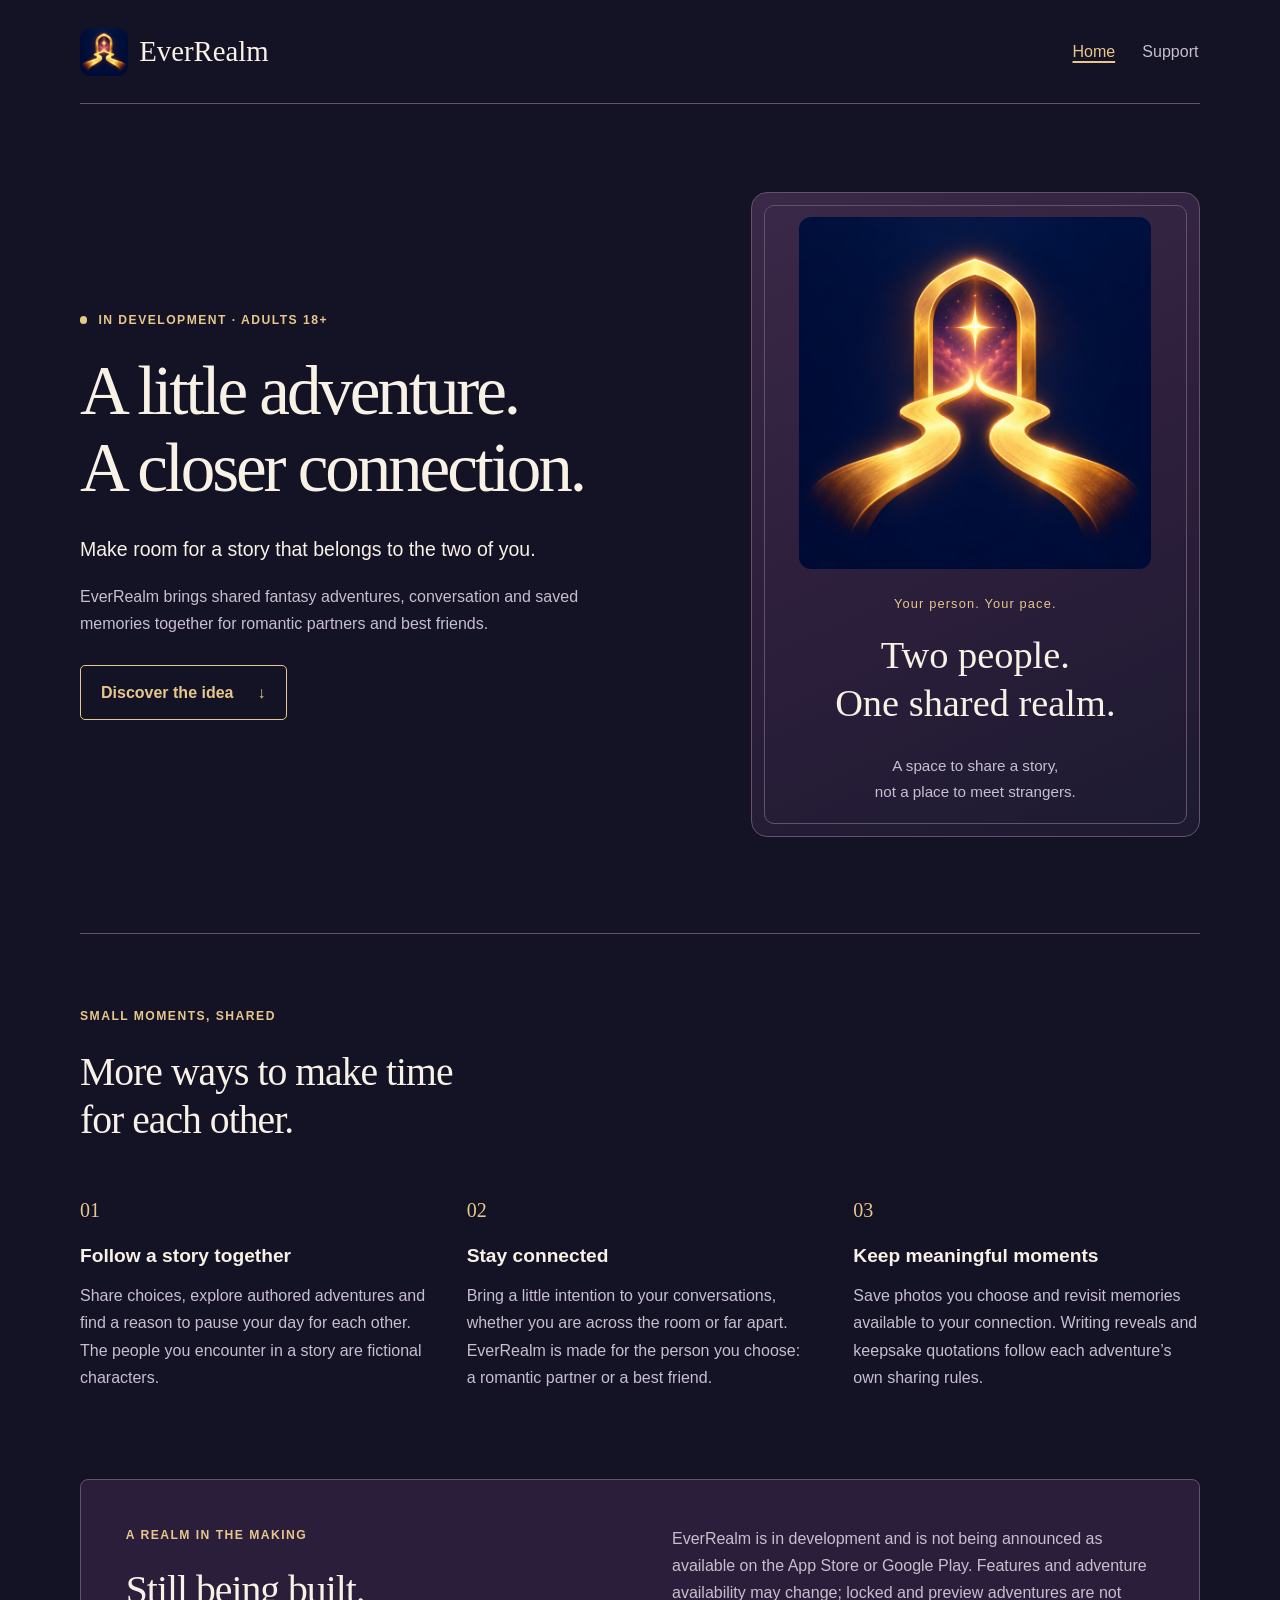
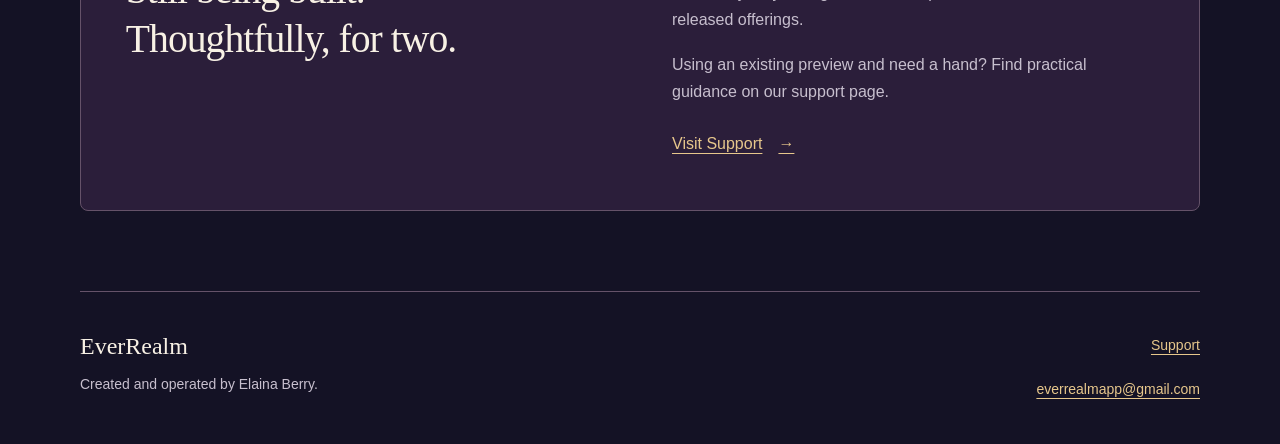
<file: index.html>
<!doctype html>
<html lang="en">
<head>
 
<meta charset="utf-8">
 
<meta name="viewport" content="width=device-width, initial-scale=1">
 
<meta name="description" content="EverRealm is in development: shared fantasy adventures, conversations and memories for adults 18+, whether romantic partners or best friends.">
 
<meta name="theme-color" content="#141225">
 
<title>EverRealm — A shared adventure for two</title>
 
<link rel="icon" type="image/png" href="everrealm-portal.png">
 
<link rel="stylesheet" href="styles.css">
</head>
<body>
 
<a class="skip-link" href="#main">Skip to content</a>
 
<header class="site-header wrap">
 
<a class="wordmark" href="index.html" aria-label="EverRealm home"><img class="brand-icon" src="everrealm-portal.png" alt="" width="48" height="48">EverRealm</a>
 
<nav aria-label="Main navigation">
 
<a href="index.html" aria-current="page">Home</a>
 
<a href="support.html">Support</a>
 
</nav>
 
</header>
 
<main id="main" tabindex="-1">
 
<section class="hero wrap" aria-labelledby="home-title">
 
<div class="hero-copy">
 
<p class="eyebrow"><span class="status-dot" aria-hidden="true"></span> In development · Adults 18+</p>
 
<h1 id="home-title">A little adventure.<br>A closer connection.</h1>
 
<p class="lead">Make room for a story that belongs to the two of you.</p>
 
<p>EverRealm brings shared fantasy adventures, conversation and saved memories together for romantic partners and best friends.</p>
 
<a class="button" href="#together">Discover the idea <span aria-hidden="true">↓</span></a>
 
</div>
 
<div class="realm-panel">
 
<img class="portal-hero" src="everrealm-portal.png" alt="Two golden paths leading into a glowing arched portal beneath a star" width="768" height="768">
 
<p class="panel-kicker">Your person. Your pace.</p>
 
<p class="panel-title">Two people.<br>One shared realm.</p>
 
<p class="panel-note">A space to share a story,<br>not a place to meet strangers.</p>
 
</div>
 
</section>
 
<section class="section wrap" id="together" aria-labelledby="together-title">
 
<div class="section-intro">
 
<p class="eyebrow">Small moments, shared</p>
 
<h2 id="together-title">More ways to make time<br>for each other.</h2>
 
</div>
 
<div class="features">
 
<article class="feature"><span class="feature-number" aria-hidden="true">01</span><h3>Follow a story together</h3><p>Share choices, explore authored adventures and find a reason to pause your day for each other. The people you encounter in a story are fictional characters.</p></article>
 
<article class="feature"><span class="feature-number" aria-hidden="true">02</span><h3>Stay connected</h3><p>Bring a little intention to your conversations, whether you are across the room or far apart. EverRealm is made for the person you choose: a romantic partner or a best friend.</p></article>
 
<article class="feature"><span class="feature-number" aria-hidden="true">03</span><h3>Keep meaningful moments</h3><p>Save photos you choose and revisit memories available to your connection. Writing reveals and keepsake quotations follow each adventure’s own sharing rules.</p></article>
 
</div>
 
</section>
 
<section class="development wrap" aria-labelledby="development-title">
 
<div><p class="eyebrow">A realm in the making</p><h2 id="development-title">Still being built.<br>Thoughtfully, for two.</h2></div>
 
<div><p>EverRealm is in development and is not being announced as available on the App Store or Google Play. Features and adventure availability may change; locked and preview adventures are not released offerings.</p><p>Using an existing preview and need a hand? Find practical guidance on our support page.</p><a class="text-link" href="support.html">Visit Support <span aria-hidden="true">→</span></a></div>
 
</section>
 
</main>
 
<footer class="site-footer wrap"><div><a class="footer-brand" href="index.html">EverRealm</a><p>Created and operated by Elaina Berry.</p></div><div><a href="support.html">Support</a><a href="mailto:everrealmapp@gmail.com">everrealmapp@gmail.com</a></div></footer>
</body>
</html>
</file>
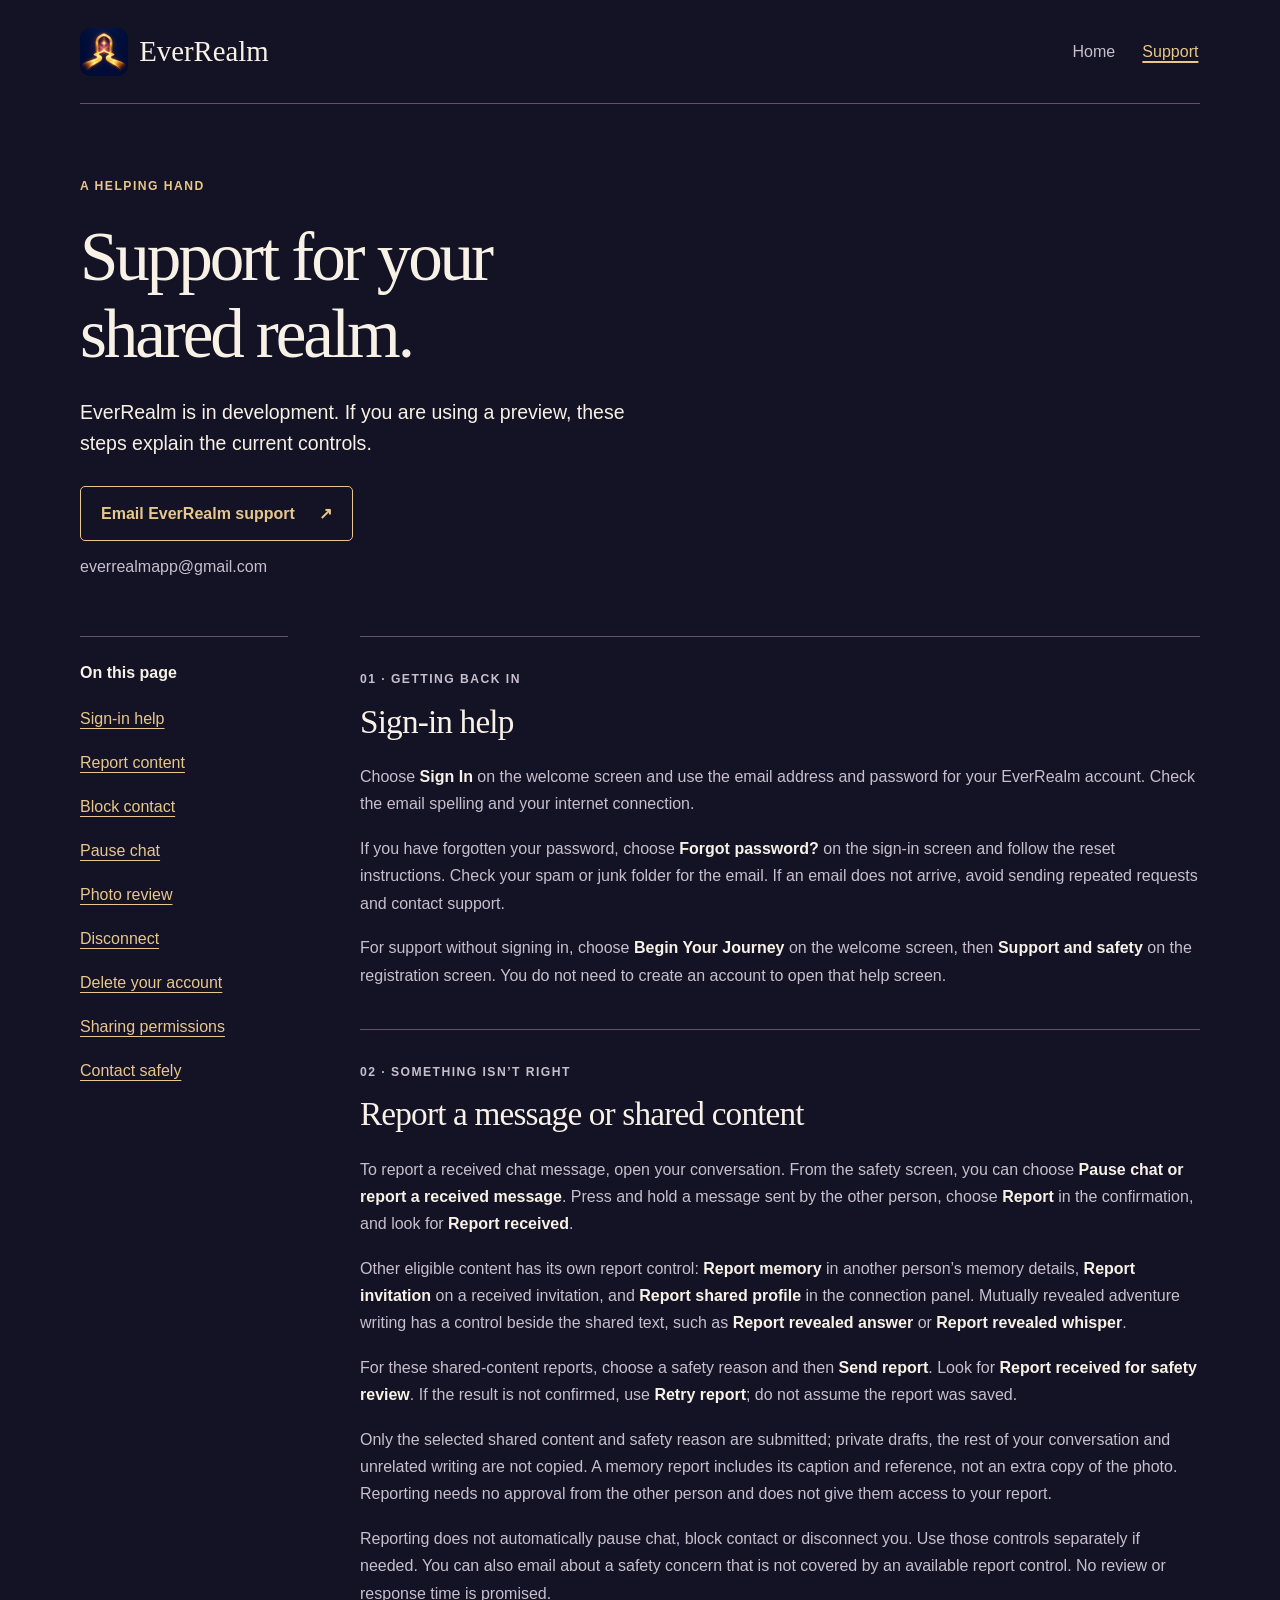
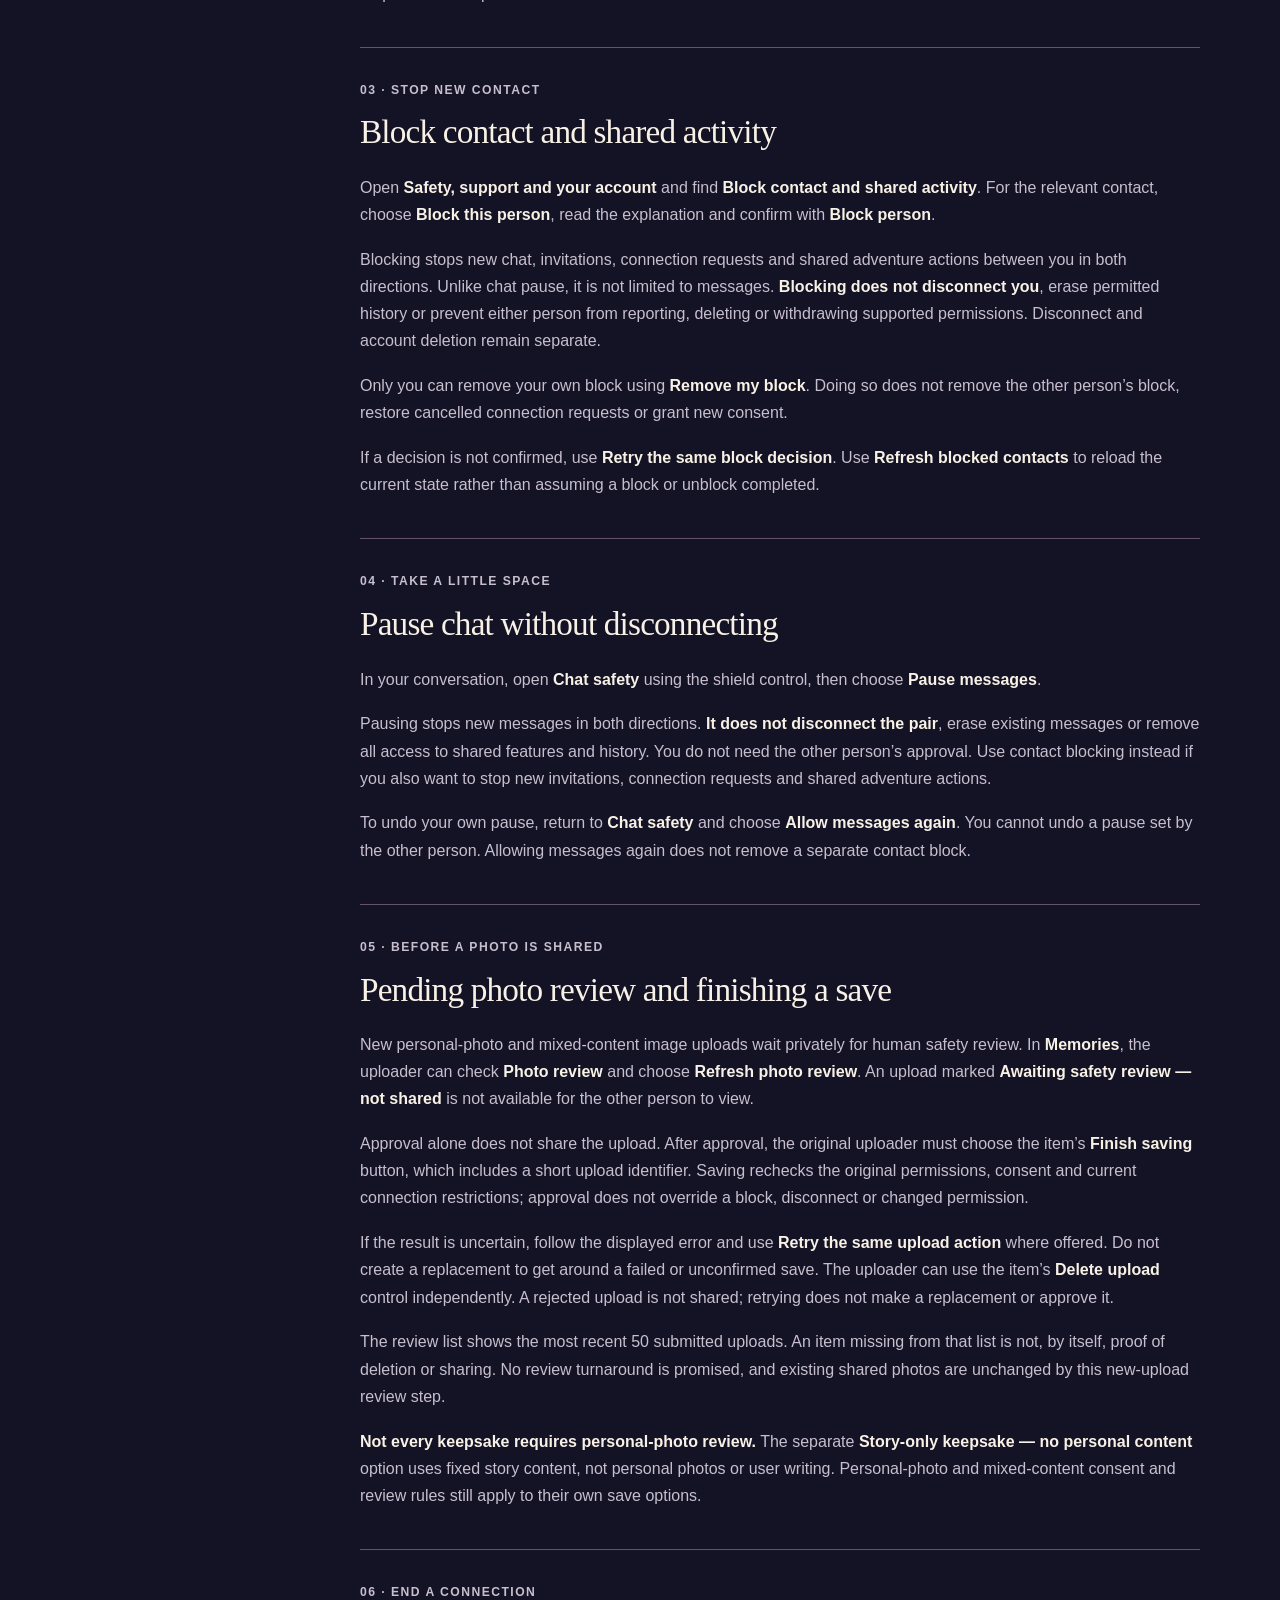
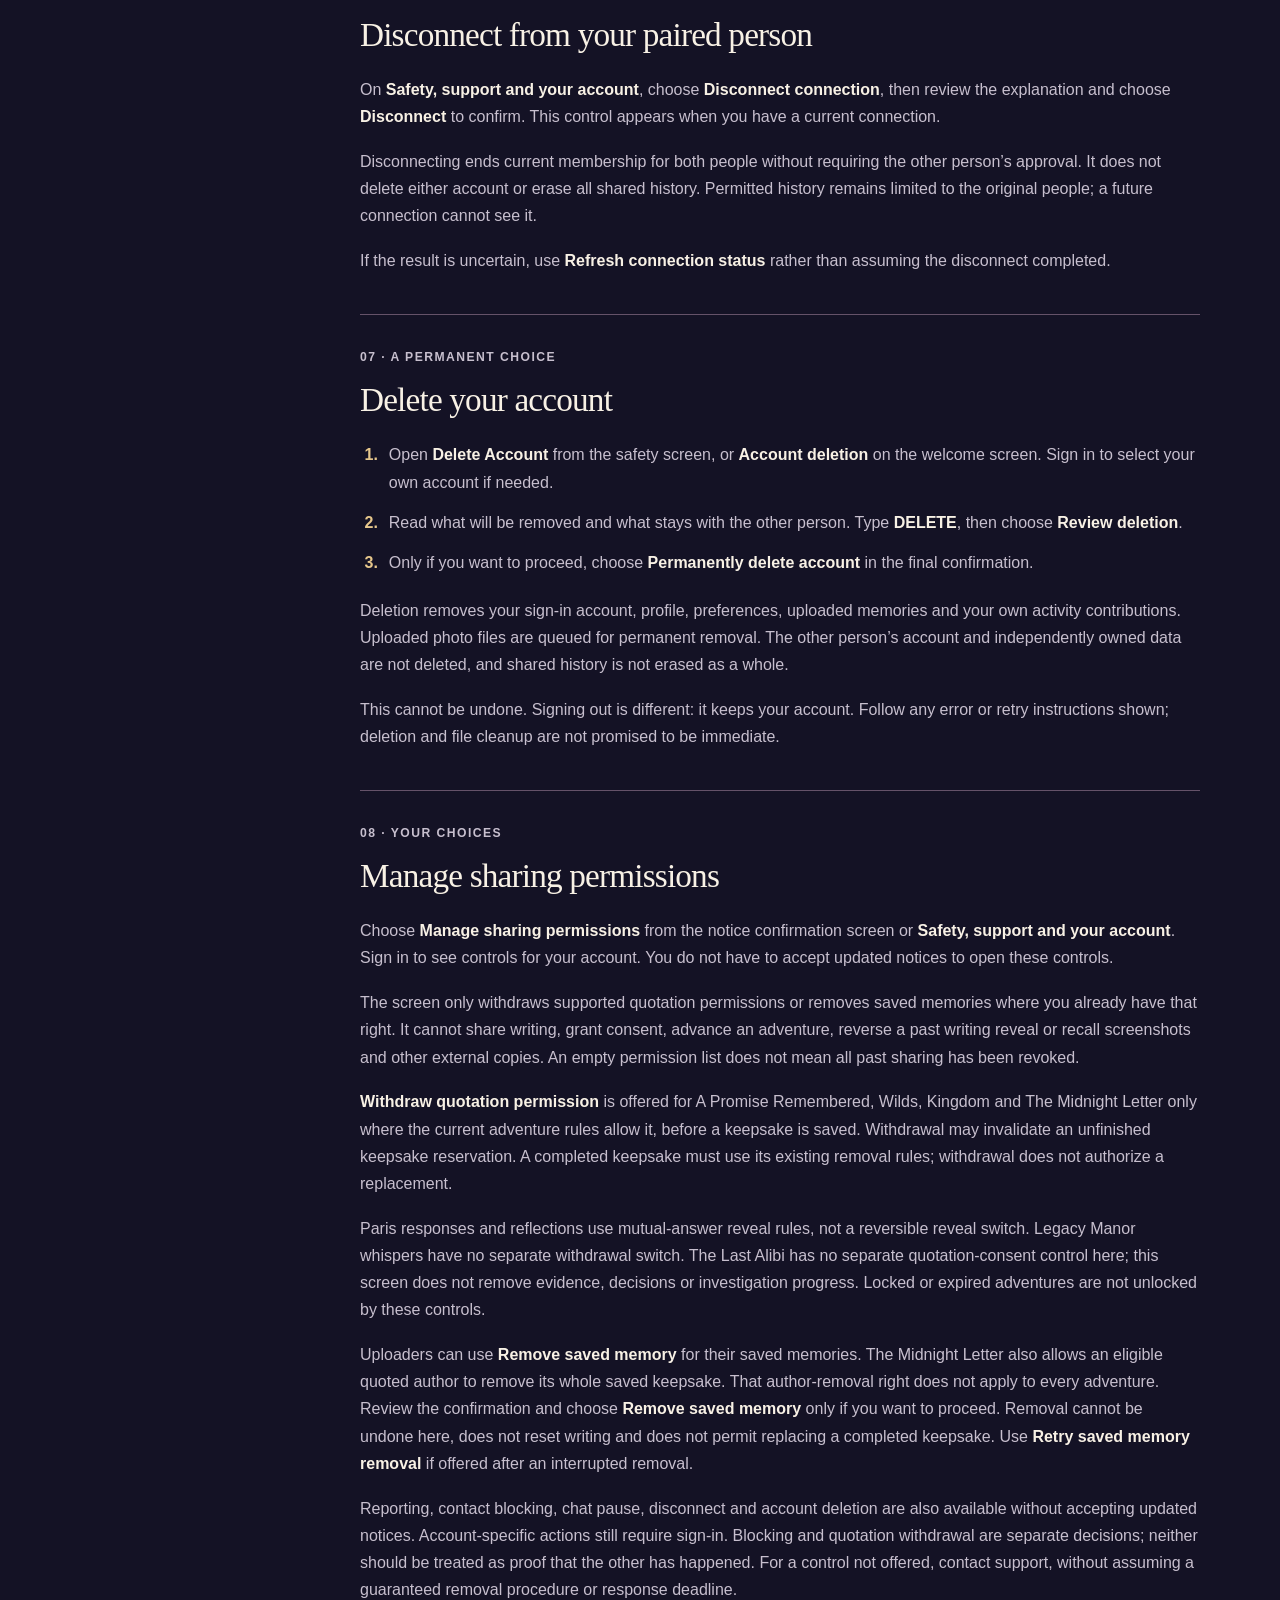
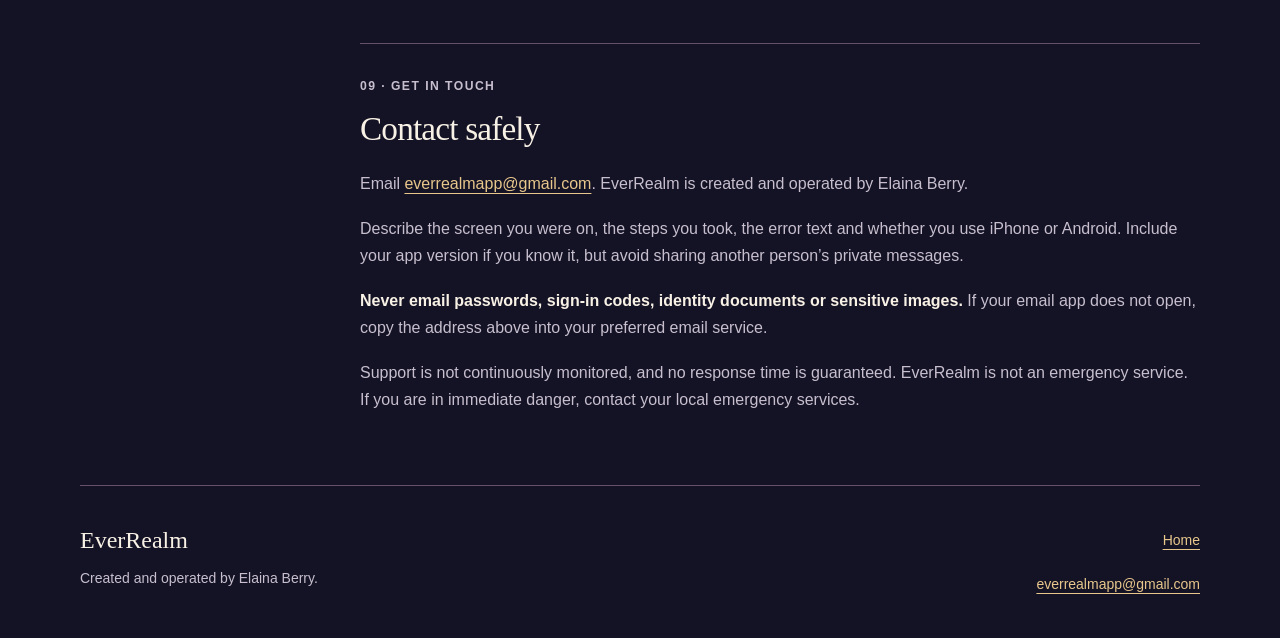
<file: support.html>
<!doctype html>
<html lang="en">
<head>
 
<meta charset="utf-8">
 
<meta name="viewport" content="width=device-width, initial-scale=1">
 
<meta name="description" content="Help with EverRealm sign-in, reporting, contact blocking, chat pause, photo review, sharing permissions and account deletion. Contact everrealmapp@gmail.com.">
 
<meta name="theme-color" content="#141225">
 
<title>Support — EverRealm</title>
 
<link rel="icon" type="image/png" href="everrealm-portal.png">
 
<link rel="stylesheet" href="styles.css">
</head>
<body>
 
<a class="skip-link" href="#main">Skip to content</a>
 
<header class="site-header wrap">
 
<a class="wordmark" href="index.html" aria-label="EverRealm home"><img class="brand-icon" src="everrealm-portal.png" alt="" width="48" height="48">EverRealm</a>
 
<nav aria-label="Main navigation"><a href="index.html">Home</a><a href="support.html" aria-current="page">Support</a></nav>
 
</header>
 
<main id="main" tabindex="-1" class="wrap">
 
<section class="support-intro" aria-labelledby="support-title">
 
<p class="eyebrow">A helping hand</p>
 
<h1 id="support-title">Support for your<br>shared realm.</h1>
 
<p class="lead">EverRealm is in development. If you are using a preview, these steps explain the current controls.</p>
 
<a class="button" href="mailto:everrealmapp@gmail.com">Email EverRealm support <span aria-hidden="true">↗</span></a>
 
<p class="contact-address">everrealmapp@gmail.com</p>
 
</section>
 
<div class="help-layout">
 
<aside class="help-index" aria-labelledby="help-index-title"><h2 id="help-index-title">On this page</h2><nav aria-label="Support topics"><a href="#sign-in">Sign-in help</a><a href="#report">Report content</a><a href="#block">Block contact</a><a href="#pause">Pause chat</a><a href="#photo-review">Photo review</a><a href="#disconnect">Disconnect</a><a href="#delete-account">Delete your account</a><a href="#sharing">Sharing permissions</a><a href="#contact">Contact safely</a></nav></aside>
 
<div class="help-content">
 
<section class="help-topic" id="sign-in" aria-labelledby="sign-in-title"><p class="eyebrow">01 · Getting back in</p><h2 id="sign-in-title">Sign-in help</h2><p>Choose <strong>Sign In</strong> on the welcome screen and use the email address and password for your EverRealm account. Check the email spelling and your internet connection.</p><p>If you have forgotten your password, choose <strong>Forgot password?</strong> on the sign-in screen and follow the reset instructions. Check your spam or junk folder for the email. If an email does not arrive, avoid sending repeated requests and contact support.</p><p>For support without signing in, choose <strong>Begin Your Journey</strong> on the welcome screen, then <strong>Support and safety</strong> on the registration screen. You do not need to create an account to open that help screen.</p></section>
 
<section class="help-topic" id="report" aria-labelledby="report-title"><p class="eyebrow">02 · Something isn’t right</p><h2 id="report-title">Report a message or shared content</h2><p>To report a received chat message, open your conversation. From the safety screen, you can choose <strong>Pause chat or report a received message</strong>. Press and hold a message sent by the other person, choose <strong>Report</strong> in the confirmation, and look for <strong>Report received</strong>.</p><p>Other eligible content has its own report control: <strong>Report memory</strong> in another person’s memory details, <strong>Report invitation</strong> on a received invitation, and <strong>Report shared profile</strong> in the connection panel. Mutually revealed adventure writing has a control beside the shared text, such as <strong>Report revealed answer</strong> or <strong>Report revealed whisper</strong>.</p><p>For these shared-content reports, choose a safety reason and then <strong>Send report</strong>. Look for <strong>Report received for safety review</strong>. If the result is not confirmed, use <strong>Retry report</strong>; do not assume the report was saved.</p><p>Only the selected shared content and safety reason are submitted; private drafts, the rest of your conversation and unrelated writing are not copied. A memory report includes its caption and reference, not an extra copy of the photo. Reporting needs no approval from the other person and does not give them access to your report.</p><p>Reporting does not automatically pause chat, block contact or disconnect you. Use those controls separately if needed. You can also email about a safety concern that is not covered by an available report control. No review or response time is promised.</p></section>
 
<section class="help-topic" id="block" aria-labelledby="block-title"><p class="eyebrow">03 · Stop new contact</p><h2 id="block-title">Block contact and shared activity</h2><p>Open <strong>Safety, support and your account</strong> and find <strong>Block contact and shared activity</strong>. For the relevant contact, choose <strong>Block this person</strong>, read the explanation and confirm with <strong>Block person</strong>.</p><p>Blocking stops new chat, invitations, connection requests and shared adventure actions between you in both directions. Unlike chat pause, it is not limited to messages. <strong>Blocking does not disconnect you</strong>, erase permitted history or prevent either person from reporting, deleting or withdrawing supported permissions. Disconnect and account deletion remain separate.</p><p>Only you can remove your own block using <strong>Remove my block</strong>. Doing so does not remove the other person’s block, restore cancelled connection requests or grant new consent.</p><p>If a decision is not confirmed, use <strong>Retry the same block decision</strong>. Use <strong>Refresh blocked contacts</strong> to reload the current state rather than assuming a block or unblock completed.</p></section>
 
<section class="help-topic" id="pause" aria-labelledby="pause-title"><p class="eyebrow">04 · Take a little space</p><h2 id="pause-title">Pause chat without disconnecting</h2><p>In your conversation, open <strong>Chat safety</strong> using the shield control, then choose <strong>Pause messages</strong>.</p><p>Pausing stops new messages in both directions. <strong>It does not disconnect the pair</strong>, erase existing messages or remove all access to shared features and history. You do not need the other person’s approval. Use contact blocking instead if you also want to stop new invitations, connection requests and shared adventure actions.</p><p>To undo your own pause, return to <strong>Chat safety</strong> and choose <strong>Allow messages again</strong>. You cannot undo a pause set by the other person. Allowing messages again does not remove a separate contact block.</p></section>
 
<section class="help-topic" id="photo-review" aria-labelledby="photo-review-title"><p class="eyebrow">05 · Before a photo is shared</p><h2 id="photo-review-title">Pending photo review and finishing a save</h2><p>New personal-photo and mixed-content image uploads wait privately for human safety review. In <strong>Memories</strong>, the uploader can check <strong>Photo review</strong> and choose <strong>Refresh photo review</strong>. An upload marked <strong>Awaiting safety review — not shared</strong> is not available for the other person to view.</p><p>Approval alone does not share the upload. After approval, the original uploader must choose the item’s <strong>Finish saving</strong> button, which includes a short upload identifier. Saving rechecks the original permissions, consent and current connection restrictions; approval does not override a block, disconnect or changed permission.</p><p>If the result is uncertain, follow the displayed error and use <strong>Retry the same upload action</strong> where offered. Do not create a replacement to get around a failed or unconfirmed save. The uploader can use the item’s <strong>Delete upload</strong> control independently. A rejected upload is not shared; retrying does not make a replacement or approve it.</p><p>The review list shows the most recent 50 submitted uploads. An item missing from that list is not, by itself, proof of deletion or sharing. No review turnaround is promised, and existing shared photos are unchanged by this new-upload review step.</p><p><strong>Not every keepsake requires personal-photo review.</strong> The separate <strong>Story-only keepsake — no personal content</strong> option uses fixed story content, not personal photos or user writing. Personal-photo and mixed-content consent and review rules still apply to their own save options.</p></section>
 
<section class="help-topic" id="disconnect" aria-labelledby="disconnect-title"><p class="eyebrow">06 · End a connection</p><h2 id="disconnect-title">Disconnect from your paired person</h2><p>On <strong>Safety, support and your account</strong>, choose <strong>Disconnect connection</strong>, then review the explanation and choose <strong>Disconnect</strong> to confirm. This control appears when you have a current connection.</p><p>Disconnecting ends current membership for both people without requiring the other person’s approval. It does not delete either account or erase all shared history. Permitted history remains limited to the original people; a future connection cannot see it.</p><p>If the result is uncertain, use <strong>Refresh connection status</strong> rather than assuming the disconnect completed.</p></section>
 
<section class="help-topic" id="delete-account" aria-labelledby="delete-title"><p class="eyebrow">07 · A permanent choice</p><h2 id="delete-title">Delete your account</h2><ol><li>Open <strong>Delete Account</strong> from the safety screen, or <strong>Account deletion</strong> on the welcome screen. Sign in to select your own account if needed.</li><li>Read what will be removed and what stays with the other person. Type <strong>DELETE</strong>, then choose <strong>Review deletion</strong>.</li><li>Only if you want to proceed, choose <strong>Permanently delete account</strong> in the final confirmation.</li></ol><p>Deletion removes your sign-in account, profile, preferences, uploaded memories and your own activity contributions. Uploaded photo files are queued for permanent removal. The other person’s account and independently owned data are not deleted, and shared history is not erased as a whole.</p><p>This cannot be undone. Signing out is different: it keeps your account. Follow any error or retry instructions shown; deletion and file cleanup are not promised to be immediate.</p></section>
 
<section class="help-topic" id="sharing" aria-labelledby="sharing-title"><p class="eyebrow">08 · Your choices</p><h2 id="sharing-title">Manage sharing permissions</h2><p>Choose <strong>Manage sharing permissions</strong> from the notice confirmation screen or <strong>Safety, support and your account</strong>. Sign in to see controls for your account. You do not have to accept updated notices to open these controls.</p><p>The screen only withdraws supported quotation permissions or removes saved memories where you already have that right. It cannot share writing, grant consent, advance an adventure, reverse a past writing reveal or recall screenshots and other external copies. An empty permission list does not mean all past sharing has been revoked.</p><p><strong>Withdraw quotation permission</strong> is offered for A Promise Remembered, Wilds, Kingdom and The Midnight Letter only where the current adventure rules allow it, before a keepsake is saved. Withdrawal may invalidate an unfinished keepsake reservation. A completed keepsake must use its existing removal rules; withdrawal does not authorize a replacement.</p><p>Paris responses and reflections use mutual-answer reveal rules, not a reversible reveal switch. Legacy Manor whispers have no separate withdrawal switch. The Last Alibi has no separate quotation-consent control here; this screen does not remove evidence, decisions or investigation progress. Locked or expired adventures are not unlocked by these controls.</p><p>Uploaders can use <strong>Remove saved memory</strong> for their saved memories. The Midnight Letter also allows an eligible quoted author to remove its whole saved keepsake. That author-removal right does not apply to every adventure. Review the confirmation and choose <strong>Remove saved memory</strong> only if you want to proceed. Removal cannot be undone here, does not reset writing and does not permit replacing a completed keepsake. Use <strong>Retry saved memory removal</strong> if offered after an interrupted removal.</p><p>Reporting, contact blocking, chat pause, disconnect and account deletion are also available without accepting updated notices. Account-specific actions still require sign-in. Blocking and quotation withdrawal are separate decisions; neither should be treated as proof that the other has happened. For a control not offered, contact support, without assuming a guaranteed removal procedure or response deadline.</p></section>
 
<section class="help-topic contact-topic" id="contact" aria-labelledby="contact-title"><p class="eyebrow">09 · Get in touch</p><h2 id="contact-title">Contact safely</h2><p>Email <a href="mailto:everrealmapp@gmail.com">everrealmapp@gmail.com</a>. EverRealm is created and operated by Elaina Berry.</p><p>Describe the screen you were on, the steps you took, the error text and whether you use iPhone or Android. Include your app version if you know it, but avoid sharing another person’s private messages.</p><p><strong>Never email passwords, sign-in codes, identity documents or sensitive images.</strong> If your email app does not open, copy the address above into your preferred email service.</p><p>Support is not continuously monitored, and no response time is guaranteed. EverRealm is not an emergency service. If you are in immediate danger, contact your local emergency services.</p></section>
 
</div>
 
</div>
 
</main>
 
<footer class="site-footer wrap"><div><a class="footer-brand" href="index.html">EverRealm</a><p>Created and operated by Elaina Berry.</p></div><div><a href="index.html">Home</a><a href="mailto:everrealmapp@gmail.com">everrealmapp@gmail.com</a></div></footer>
</body>
</html>
</file>
<file: styles.css>
:root {
 
color-scheme: dark;
 
--navy: #141225;
 
--plum: #2b1e3a;
 
--ink: #f8f1e5;
 
--muted: #c7bfce;
 
--gold: #e7c78c;
 
--line: #655269;
 
--focus: #ffe4a6;
 
font-family: -apple-system, BlinkMacSystemFont, "Segoe UI", sans-serif;
 
font-size: 100%;
 
line-height: 1.7;
 
background: var(--navy);
 
color: var(--ink);
}
* { box-sizing: border-box; }
body { margin: 0; }
a { color: var(--gold); text-underline-offset: .25em; text-decoration-thickness: 1px; }
a:hover { text-decoration-thickness: 2px; }
a:focus-visible, [tabindex="-1"]:focus-visible { outline: 3px solid var(--focus); outline-offset: 5px; border-radius: 3px; }
::selection { background: var(--gold); color: var(--navy); }
h1, h2, h3, p { margin: 0; }
h1, h2, .wordmark, .footer-brand, .panel-title { font-family: Georgia, "Times New Roman", serif; font-weight: 400; }
h1 { font-size: clamp(2.65rem, 5.4vw, 4.7rem); line-height: 1.12; letter-spacing: -.045em; text-wrap: balance; }
h2 { font-size: clamp(2rem, 3.1vw, 2.8rem); line-height: 1.22; letter-spacing: -.025em; text-wrap: balance; }
h3 { font-size: 1.2rem; line-height: 1.4; font-weight: 600; }
p + p { margin-top: 1.1rem; }
.wrap { width: min(70rem, calc(100% - 4rem)); margin-inline: auto; }
.skip-link { position: absolute; left: 1rem; top: .75rem; transform: translateY(-180%); z-index: 10; padding: .6rem 1rem; color: var(--navy); background: var(--gold); font-weight: 600; }
.skip-link:focus { transform: none; }
.site-header { display: flex; align-items: center; justify-content: space-between; gap: 1.5rem; padding-block: 1.7rem; border-bottom: 1px solid var(--line); }
.wordmark { display: inline-flex; align-items: center; gap: .7rem; font-size: 1.8rem; color: var(--ink); text-decoration: none; }
.brand-star { color: var(--gold); font-size: 1rem; }
.site-header nav { display: flex; gap: 1.5rem; }
.site-header nav a { display: inline-flex; align-items: center; min-height: 44px; color: var(--muted); padding: .25rem .1rem; text-decoration: none; }
.site-header nav a:hover { text-decoration: underline; }
.site-header nav a[aria-current="page"] { color: var(--gold); text-decoration: underline; text-decoration-thickness: 2px; }
.hero { display: grid; grid-template-columns: 1.35fr 1fr; align-items: center; gap: 4rem; padding-block: 5.5rem 6rem; }
.eyebrow { color: var(--gold); font-size: .76rem; font-weight: 650; letter-spacing: .12em; text-transform: uppercase; margin-bottom: 1.3rem; }
.status-dot { display: inline-block; width: .45rem; height: .45rem; border-radius: 50%; background: var(--gold); margin-right: .4rem; vertical-align: .05em; }
.lead { font-size: 1.22rem; line-height: 1.6; color: var(--ink); }
.hero-copy .lead { margin-top: 1.75rem; }
.hero-copy > p:not(.eyebrow):not(.lead) { color: var(--muted); max-width: 33rem; }
.button { display: inline-flex; align-items: center; justify-content: space-between; gap: 1.5rem; min-height: 48px; padding: .8rem 1.25rem; margin-top: 1.7rem; border: 1px solid var(--gold); border-radius: 5px; background: transparent; color: var(--gold); font-weight: 600; text-decoration: none; }
.button:hover { background: var(--gold); color: var(--navy); text-decoration: none; }
.realm-panel { position: relative; overflow: hidden; text-align: center; padding: 3.4rem 1.5rem 3.8rem; border-radius: 45% 45% 8px 8px; border: 1px solid var(--line); background: linear-gradient(155deg, #3a2948, var(--plum) 58%, #1c1a31); }
.realm-panel::before { content: ""; position: absolute; inset: 12px; border: 1px solid var(--line); border-radius: inherit; pointer-events: none; }
.panel-star { display: block; color: var(--gold); font-size: 2.6rem; margin-bottom: 1.6rem; }
.panel-kicker { color: var(--gold); font-size: .8rem; letter-spacing: .09em; }
.panel-title { margin-top: 1rem; font-size: clamp(2rem, 3vw, 2.65rem); line-height: 1.25; }
.panel-note { color: var(--muted); font-size: .95rem; margin-top: 1.6rem; }
.section { padding-block: 4.5rem; border-top: 1px solid var(--line); }
.features { display: grid; grid-template-columns: repeat(3, minmax(0, 1fr)); gap: 2.5rem; margin-top: 3rem; }
.feature-number { display: block; font-family: Georgia, serif; font-size: 1.25rem; color: var(--gold); margin-bottom: 1rem; }
.feature p { margin-top: .8rem; color: var(--muted); }
.development { display: grid; grid-template-columns: 1fr 1fr; gap: 4rem; padding: 2.8rem; margin-top: 1rem; margin-bottom: 5rem; border: 1px solid var(--line); border-radius: 8px; background: var(--plum); }
.development p:not(.eyebrow) { color: var(--muted); }
.text-link { display: inline-flex; align-items: center; gap: 1rem; min-height: 44px; margin-top: 1rem; }
.site-footer { border-top: 1px solid var(--line); padding-block: 2rem; display: flex; justify-content: space-between; gap: 1.5rem; font-size: .875rem; color: var(--muted); }
.footer-brand { font-size: 1.5rem; color: var(--ink); text-decoration: none; }
.site-footer p { margin-top: .3rem; }
.site-footer > div:last-child { display: flex; flex-direction: column; align-items: flex-end; }
.site-footer a { display: inline-flex; align-items: center; min-height: 44px; overflow-wrap: anywhere; }
.support-intro { padding-block: 4.5rem 3.5rem; max-width: 48rem; }
.support-intro .lead { max-width: 37rem; margin-top: 1.5rem; }
.contact-address { color: var(--muted); margin-top: .75rem; overflow-wrap: anywhere; }
.help-layout { display: grid; grid-template-columns: 13rem minmax(0, 1fr); gap: 4.5rem; align-items: start; padding-bottom: 4.5rem; }
.help-index { position: sticky; top: 1.5rem; border-top: 1px solid var(--line); padding-top: 1.5rem; }
.help-index h2 { font: 600 1rem/1.5 -apple-system, BlinkMacSystemFont, "Segoe UI", sans-serif; letter-spacing: 0; margin-bottom: .7rem; }
.help-index nav { display: flex; flex-direction: column; }
.help-index a { display: inline-flex; align-items: center; min-height: 44px; padding-block: .35rem; }
.help-topic { border-top: 1px solid var(--line); padding-block: 2rem 2.5rem; scroll-margin-top: 1.5rem; }
.help-topic .eyebrow { margin-bottom: .75rem; }
.help-topic h2 { margin-bottom: 1.3rem; font-size: clamp(1.8rem, 2.6vw, 2.25rem); }
.help-topic p, .help-topic li { color: var(--muted); }
.help-topic strong { color: var(--ink); font-weight: 650; }
.help-topic ol { padding-left: 1.4rem; margin-block: 0 1.3rem; }
.help-topic li { padding-left: .4rem; margin-bottom: .8rem; }
.help-topic li::marker { color: var(--gold); font-weight: 600; }
.contact-topic { padding-bottom: 0; }
@media (max-width: 850px) {
 
.hero { gap: 2rem; padding-block: 3.5rem; }
 
.features { gap: 1.5rem; }
 
.development { gap: 2rem; padding: 2rem; }
 
.help-layout { gap: 2.5rem; grid-template-columns: 11rem minmax(0, 1fr); }
}
@media (max-width: 640px) {
 
.wrap { width: calc(100% - 2.5rem); }
 
.site-header { gap: .75rem; padding-block: 1rem; }
 
.wordmark { font-size: 1.5rem; gap: .4rem; }
 
.brand-star { font-size: .8rem; }
 
.site-header nav { gap: 1rem; }
 
.hero { grid-template-columns: 1fr; gap: 2.8rem; padding-block: 3rem; }
 
.realm-panel { width: min(100%, 25rem); justify-self: center; padding-block: 2.8rem; }
 
.section { padding-block: 3rem; }
 
.features { grid-template-columns: 1fr; gap: 1.8rem; margin-top: 2rem; }
 
.feature { display: grid; grid-template-columns: 2.5rem minmax(0, 1fr); column-gap: .5rem; }
 
.feature-number { grid-row: 1 / 3; margin: 0; }
 
.feature p { grid-column: 2; }
 
.development { grid-template-columns: 1fr; padding: 1.5rem; margin-bottom: 3rem; }
 
.site-footer { flex-direction: column; gap: 1rem; }
 
.site-footer > div:last-child { align-items: flex-start; }
 
.support-intro { padding-block: 3rem 2.5rem; }
 
.help-layout { grid-template-columns: 1fr; gap: 2rem; padding-bottom: 3rem; }
 
.help-index { position: static; }
 
.help-index nav { display: grid; grid-template-columns: repeat(2, minmax(0, 1fr)); column-gap: 1rem; }
}
@media (max-width: 360px) {
 
.site-header { flex-wrap: wrap; }
 
.site-header nav { width: 100%; }
 
h1 { font-size: 2.35rem; }
 
.help-index nav { grid-template-columns: 1fr; }
}
@media (forced-colors: active) {
 
.button, .realm-panel, .development { border: 1px solid ButtonText; }
 
a:focus-visible { outline-color: Highlight; }
}

/* Approved portal branding */
.brand-icon { display:block; width:48px; height:48px; flex-shrink:0; border-radius:10px; }
.portal-hero { display:block; width:min(100%, 22rem); height:auto; margin:0 auto 1.5rem; border-radius:12px; }
.realm-panel { padding:1.5rem 1.5rem 2rem; border-radius:16px; }
.realm-panel::before { border-radius:10px; }
@media(max-width:640px) { .brand-icon { width:38px; height:38px; } .wordmark { gap:.55rem; } .realm-panel { padding:1.25rem 1.25rem 2rem; } }
</file>
